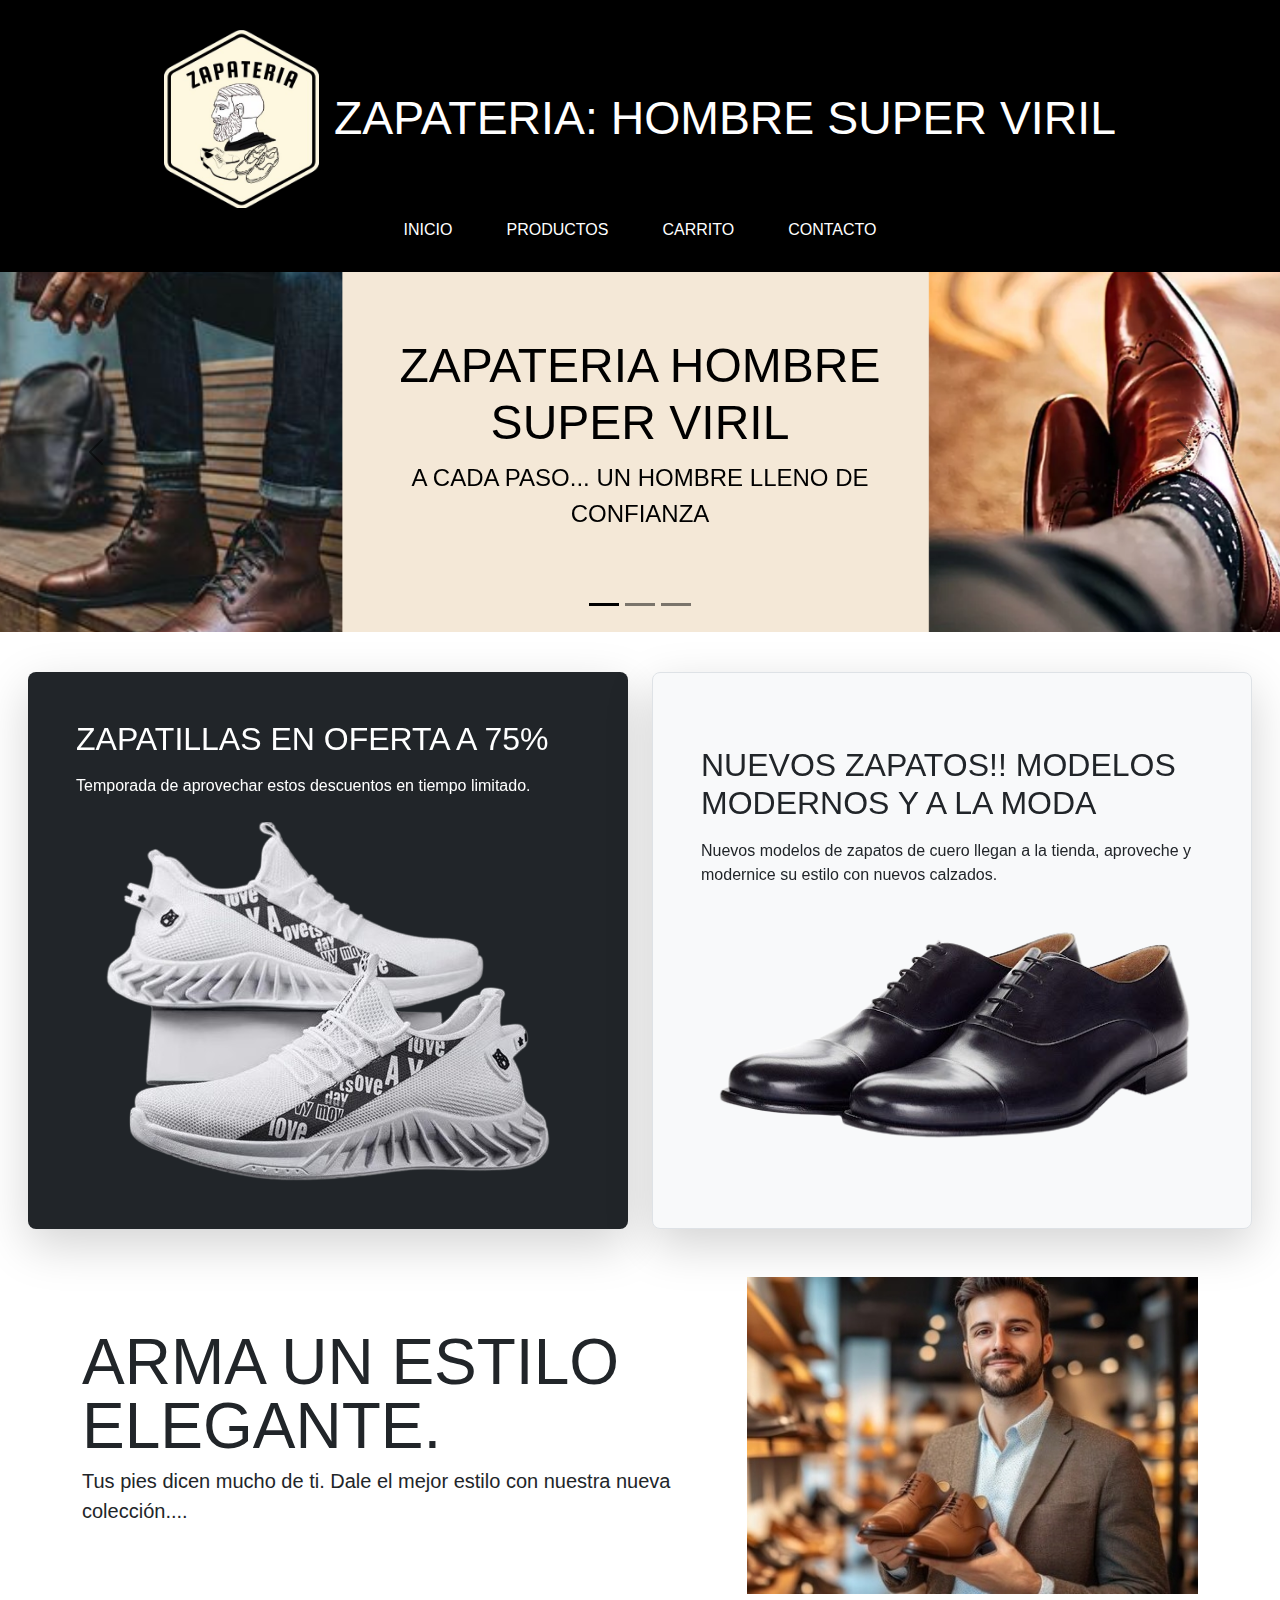
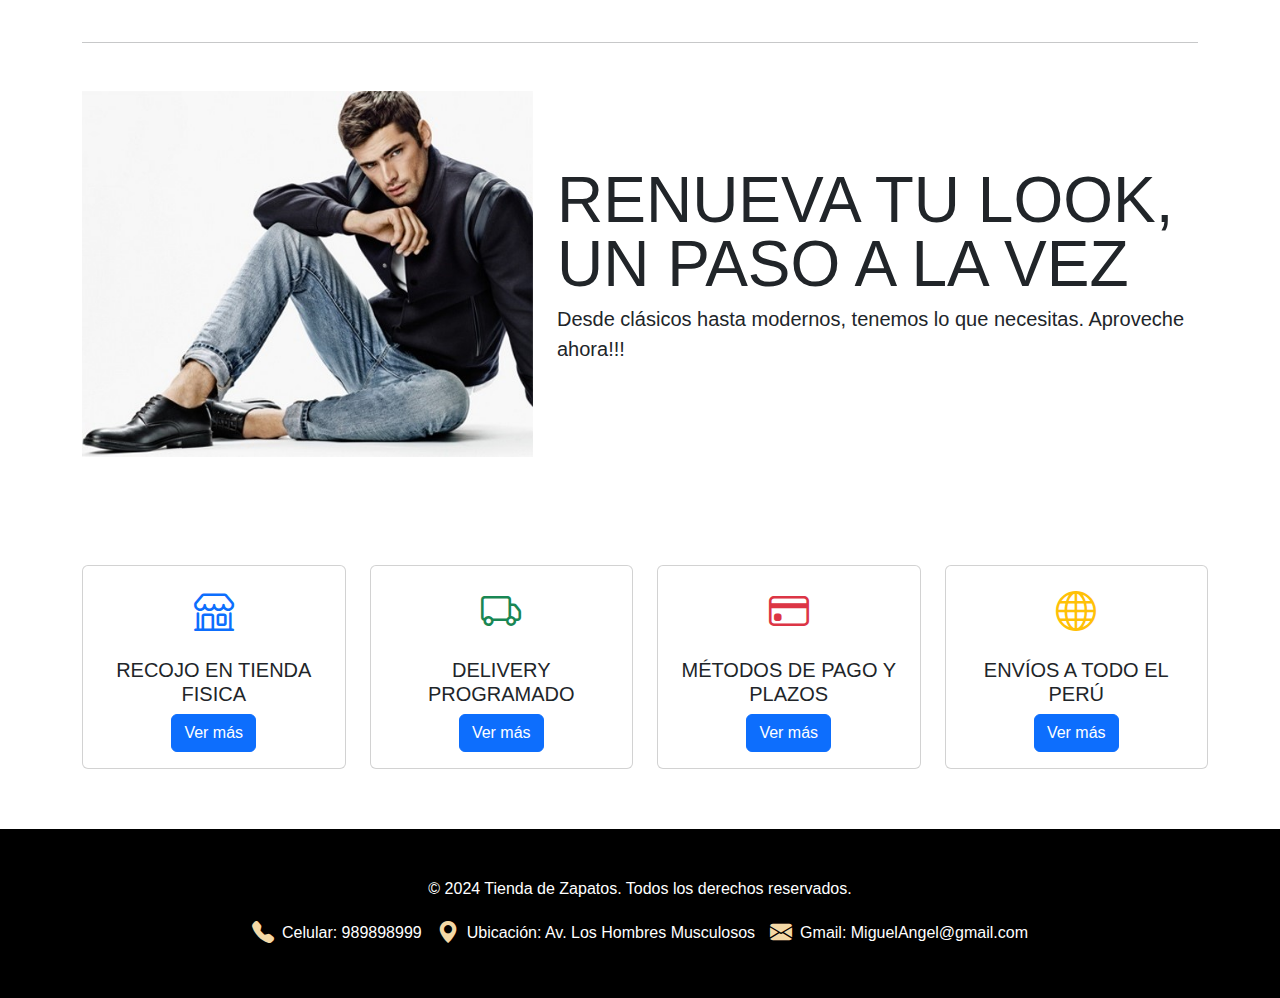
<file: index.html>
<!DOCTYPE html>
<html lang="es">

<head>
    <meta charset="UTF-8">
    <meta name="viewport" content="width=device-width, initial-scale=1.0">
    <title>Tienda de Zapatos - Catálogo</title>
    <link rel="stylesheet" href="https://cdn.jsdelivr.net/npm/bootstrap-icons/font/bootstrap-icons.css">
    <link href="https://cdn.jsdelivr.net/npm/bootstrap@5.3.0/dist/css/bootstrap.min.css" rel="stylesheet">
    <script src="https://cdn.jsdelivr.net/npm/bootstrap@5.3.0-alpha3/dist/js/bootstrap.bundle.min.js"></script>
    <link rel="stylesheet" href="./css/menu.css">
    <link rel="stylesheet" href="./css/idex.css">
</head>

<body>
    <header class="text-white text-center py-12">
        <div class="header-content">
            <img src="./img/giglogo.png" class="header-logo" alt="Logo de la tienda">
            <h1 class="logo">ZAPATERIA: HOMBRE SUPER VIRIL</h1>
        </div>
        <nav>
            <ul class="menu">
                <li><a href="index.html">INICIO</a></li>
                <li><a href="/html/productos.html">PRODUCTOS</a></li>
                <li><a href="/html/carrito.html">CARRITO</a></li>
                <li><a href="/html/contacto.html">CONTACTO</a></li>
            </ul>
        </nav>
    </header>

    <main>
        <div id="carouselExampleDark" class="carousel carousel-dark slide">
            <div class="carousel-indicators">
                <button type="button" data-bs-target="#carouselExampleDark" data-bs-slide-to="0" class="active"
                    aria-current="true" aria-label="Slide 1"></button>
                <button type="button" data-bs-target="#carouselExampleDark" data-bs-slide-to="1"
                    aria-label="Slide 2"></button>
                <button type="button" data-bs-target="#carouselExampleDark" data-bs-slide-to="2"
                    aria-label="Slide 3"></button>
            </div>
            <div class="carousel-inner">
                <div class="carousel-item active">
                    <img src="./img/1.png" class="d-block w-100" alt="...">
                    <div class="carousel-caption ">
                        <h5>ZAPATERIA HOMBRE SUPER VIRIL</h5>
                        <p>A CADA PASO... UN HOMBRE LLENO DE CONFIANZA</p>
                    </div>
                </div>
                <div class="carousel-item" data-bs-interval="2000">
                    <img src="./img/2y2.png" class="d-block w-100" alt="...">
                    <div class="carousel-caption ">
                        <h5>¡DEJA TU HUELLA!</h5>
                        <p>DESCUBRE LA NUEVA COLECCION: TENDENCIAS QUE PISAN FUERTE</p>
                    </div>
                </div>
                <div class="carousel-item">
                    <img src="./img/6.png" class="d-block w-100" alt="...">
                    <div class="carousel-caption ">
                        <h5>¡FELIZ NAVIDAD!</h5>
                        <p>APROVECHE LAS NUEVAS OFERTAS TODO DICIEMBRE</p>
                    </div>
                </div>
            </div>
            <button class="carousel-control-prev" type="button" data-bs-target="#carouselExampleDark"
                data-bs-slide="prev">
                <span class="carousel-control-prev-icon" aria-hidden="true"></span>
            </button>
            <button class="carousel-control-next" type="button" data-bs-target="#carouselExampleDark"
                data-bs-slide="next">
                <span class="carousel-control-next-icon" aria-hidden="true"></span>
            </button>
        </div>

        <section class="tarjeta row align-items-md-stretch mx-3">
            <article class="col-md-6">
                <div class="h-100 p-5 text-bg-dark rounded-3 shadow-lg position-relative">
                    <h2 class="mb-3">ZAPATILLAS EN OFERTA A 75%</h2>
                    <p class="mb-4">
                        Temporada de aprovechar estos descuentos en tiempo limitado.
                    </p>
                    <img src="./img/ZAPATILLAINDX.png" alt="Zapatillas en oferta">
                </div>
            </article>
            <article class="col-md-6">
                <div
                    class="h-100 p-5 bg-body-tertiary border rounded-3 shadow-lg position-relative d-flex flex-column justify-content-center">
                    <h2 class="mb-3">NUEVOS ZAPATOS!! MODELOS MODERNOS Y A LA MODA</h2>
                    <p class="mb-4">
                        Nuevos modelos de zapatos de cuero llegan a la tienda, aproveche y modernice su estilo con
                        nuevos calzados.
                    </p>
                    <img src="./img/ZAPATOSINDEX.png" alt="Zapatos modernos">
                </div>
            </article>
        </section>

        <section class="container my-5">
            <article class="row featurette align-items-center">
                <div class="col-md-7">
                    <h2 class="featurette-heading fw-normal lh-1">
                        ARMA UN ESTILO ELEGANTE.
                    </h2>
                    <p class="lead">
                        Tus pies dicen mucho de ti. Dale el mejor estilo con nuestra nueva colección....
                    </p>
                </div>
                <div class="col-md-5">
                    <img src="./img/ZAPATOTARJETA.jpg" alt="Placeholder" class="featurette-image img-fluid mx-auto"
                        width="500" height="500">
                </div>
            </article>

            <hr class="featurette-divider my-5">

            <article class="row featurette align-items-center">
                <div class="col-md-7 order-md-2">
                    <h2 class="featurette-heading fw-normal lh-1">
                        RENUEVA TU LOOK, UN PASO A LA VEZ
                    </h2>
                    <p class="lead">
                        Desde clásicos hasta modernos, tenemos lo que necesitas. Aproveche ahora!!!
                    </p>
                </div>
                <div class="col-md-5 order-md-1">
                    <img src="./img/ZAPATOTARJETA2.jpg" alt="Placeholder" class="featurette-image img-fluid mx-auto"
                        width="500" height="500">
                </div>
            </article>
        </section>
        <!-- TARJETAS -->
        <div class="tar row align-items-md-stretch">
            <div class="container mt-5">
                <div class="row g-4">
                    <div class="col-md-3">
                        <div class="card text-center">
                            <div class="card-body">
                                <i class="bi bi-shop fs-1 text-primary"></i>
                                <h5 class="card-title mt-3">RECOJO EN TIENDA FISICA</h5>
                                <a href="#" class="btn btn-primary" data-bs-toggle="modal" data-bs-target="#modal1">Ver
                                    más</a>
                            </div>
                        </div>
                    </div>
                    <div class="col-md-3">
                        <div class="card text-center">
                            <div class="card-body">
                                <i class="bi bi-truck fs-1 text-success"></i>
                                <h5 class="card-title mt-3">DELIVERY PROGRAMADO</h5>
                                <a href="#" class="btn btn-primary" data-bs-toggle="modal" data-bs-target="#modal2">Ver
                                    más</a>
                            </div>
                        </div>
                    </div>
                    <div class="col-md-3">
                        <div class="card text-center">
                            <div class="card-body">
                                <i class="bi bi-credit-card fs-1 text-danger"></i>
                                <h5 class="card-title mt-3">MÉTODOS DE PAGO Y PLAZOS</h5>
                                <a href="#" class="btn btn-primary" data-bs-toggle="modal" data-bs-target="#modal3">Ver
                                    más</a>
                            </div>
                        </div>
                    </div>
                    <div class="col-md-3">
                        <div class="card text-center">
                            <div class="card-body">
                                <i class="bi bi-globe fs-1 text-warning"></i>
                                <h5 class="card-title mt-3">ENVÍOS A TODO EL PERÚ</h5>
                                <a href="#" class="btn btn-primary" data-bs-toggle="modal" data-bs-target="#modal4">Ver
                                    más</a>
                            </div>
                        </div>
                    </div>
                </div>
            </div>

            <!-- VENTANAS EMERGENTES -->
            <div class="modal fade" id="modal1" tabindex="-1" aria-hidden="true">
                <div class="modal-dialog modal-dialog-centered">
                    <div class="modal-content">
                        <div class="modal-header">
                            <i class="bi bi-shop fs-1 text-primary col-md-2 "></i>
                            <h5 class="modal-title">RECOGIDA EN TIENDA</h5>
                            <button type="button" class="btn-close" data-bs-dismiss="modal" aria-label="Close"></button>
                        </div>
                        <div class="modal-body">
                            <p>Recoge tus pedidos directamente en nuestras tiendas seleccionadas.</p>
                            <ul>
                                <li>Conveniente para clientes locales.</li>
                                <li>Sin costos adicionales.</li>
                                <li>Tiendas a nivel nacional.</li>
                                <li>Programe la fecha de entrega.</li>
                            </ul>
                        </div>
                    </div>
                </div>
            </div>

            <div class="modal fade" id="modal2" tabindex="-1" aria-hidden="true">
                <div class="modal-dialog modal-dialog-centered">
                    <div class="modal-content">
                        <div class="modal-header">
                            <i class="bi bi-truck fs-1 text-success col-md-2"></i>
                            <h5 class="modal-title">DELIVERY PROGRAMADO</h5>
                            <button type="button" class="btn-close" data-bs-dismiss="modal" aria-label="Close"></button>
                        </div>
                        <div class="modal-body">
                            <p>Programa la entrega de tus pedidos en el horario y el lugar que prefieras.</p>
                            <ul>
                                <li>Entrega garantizada a tiempo.</li>
                                <li>Disponible en zonas seleccionadas.</li>
                                <li>Entrega a la puerta de su casa.</li>
                            </ul>
                        </div>
                    </div>
                </div>
            </div>

            <div class="modal fade" id="modal3" tabindex="-1" aria-hidden="true">
                <div class="modal-dialog modal-dialog-centered">
                    <div class="modal-content">
                        <div class="modal-header">
                            <i class="bi bi-credit-card fs-1 text-danger col-md-2"></i>
                            <h5 class="modal-title">METODOS DE PAGO</h5>
                            <button type="button" class="btn-close" data-bs-dismiss="modal" aria-label="Close"></button>
                        </div>
                        <div class="modal-body">
                            <p>Incluye distintas formas de pago, seleccione la que mas le convenga.</p>
                            <ul>
                                <li>Incluye solo a nivel nacional.</li>
                                <li>En Bancos o Agentes.</li>
                                <li>Disponible para billeteras digitales (Yape, Plin u otros).</li>
                            </ul>
                        </div>
                    </div>
                </div>
            </div>

            <div class="modal fade" id="modal4" tabindex="-1" aria-hidden="true">
                <div class="modal-dialog modal-dialog-centered">
                    <div class="modal-content">
                        <div class="modal-header">
                            <i class="bi bi-globe fs-1 text-warning col-md-2"></i>
                            <h5 class="modal-title">ENVIOS A TODO EL PERÚ</h5>
                            <button type="button" class="btn-close" data-bs-dismiss="modal" aria-label="Close"></button>
                        </div>
                        <div class="modal-body">
                            <p>Gracias a nuestro servicio de mensajeria a nivel nacional.</p>
                            <ul>
                                <li>Entrega en 3 semanas.</li>
                                <li>Segun la direccion indicada.</li>
                                <li>Reembolso por si la fecha de entrega demora mas de 1 mes.</li>
                            </ul>
                        </div>
                    </div>
                </div>
            </div>
        </div>
    </main>

    <footer class="text-white text-center py-5 ">
        <p>&copy; 2024 Tienda de Zapatos. Todos los derechos reservados.</p>
        <div class="footer-info d-flex justify-content-center align-items-center mt-1">
            <div class="footer-item">
                <i class="bi bi-telephone-fill me-2"></i>
                <span>Celular: 989898999</span>
            </div>
            <div class="footer-item">
                <i class="bi bi-geo-alt-fill me-2"></i>
                <span>Ubicación: Av. Los Hombres Musculosos</span>
            </div>
            <div class="footer-item">
                <i class="bi bi-envelope-fill me-2"></i>
                <span>Gmail: MiguelAngel@gmail.com</span>
            </div>
        </div>
    </footer>

    <script>
        document.addEventListener("DOMContentLoaded", () => {
            const carousel = document.querySelector("#carouselExampleDark");
            const slides = carousel.querySelectorAll(".carousel-item");
            const indicators = carousel.querySelectorAll(".carousel-indicators button");
            const prevButton = carousel.querySelector(".carousel-control-prev");
            const nextButton = carousel.querySelector(".carousel-control-next");

            let currentSlide = 0;
            let autoPlayInterval = 5000;
            let autoPlay;

            const showSlide = (index) => {
                slides.forEach((slide, i) => {
                    slide.classList.remove("active");
                    indicators[i].classList.remove("active");
                });

                slides[index].classList.add("active");
                indicators[index].classList.add("active");

                currentSlide = index;
            };

            const nextSlide = () => {
                let newIndex = (currentSlide + 1) % slides.length;
                showSlide(newIndex);
            };

            const prevSlide = () => {
                let newIndex = (currentSlide - 1 + slides.length) % slides.length;
                showSlide(newIndex);
            };

            const startAutoPlay = () => {
                autoPlay = setInterval(nextSlide, autoPlayInterval);
            };

            const stopAutoPlay = () => {
                clearInterval(autoPlay);
            };

            nextButton.addEventListener("click", () => {
                stopAutoPlay();
                nextSlide();
                startAutoPlay();
            });

            prevButton.addEventListener("click", () => {
                stopAutoPlay();
                prevSlide();
                startAutoPlay();
            });

            indicators.forEach((indicator, index) => {
                indicator.addEventListener("click", () => {
                    stopAutoPlay();
                    showSlide(index);
                    startAutoPlay();
                });
            });

            startAutoPlay();
        });

    </script>
</body>

</html>
</file>
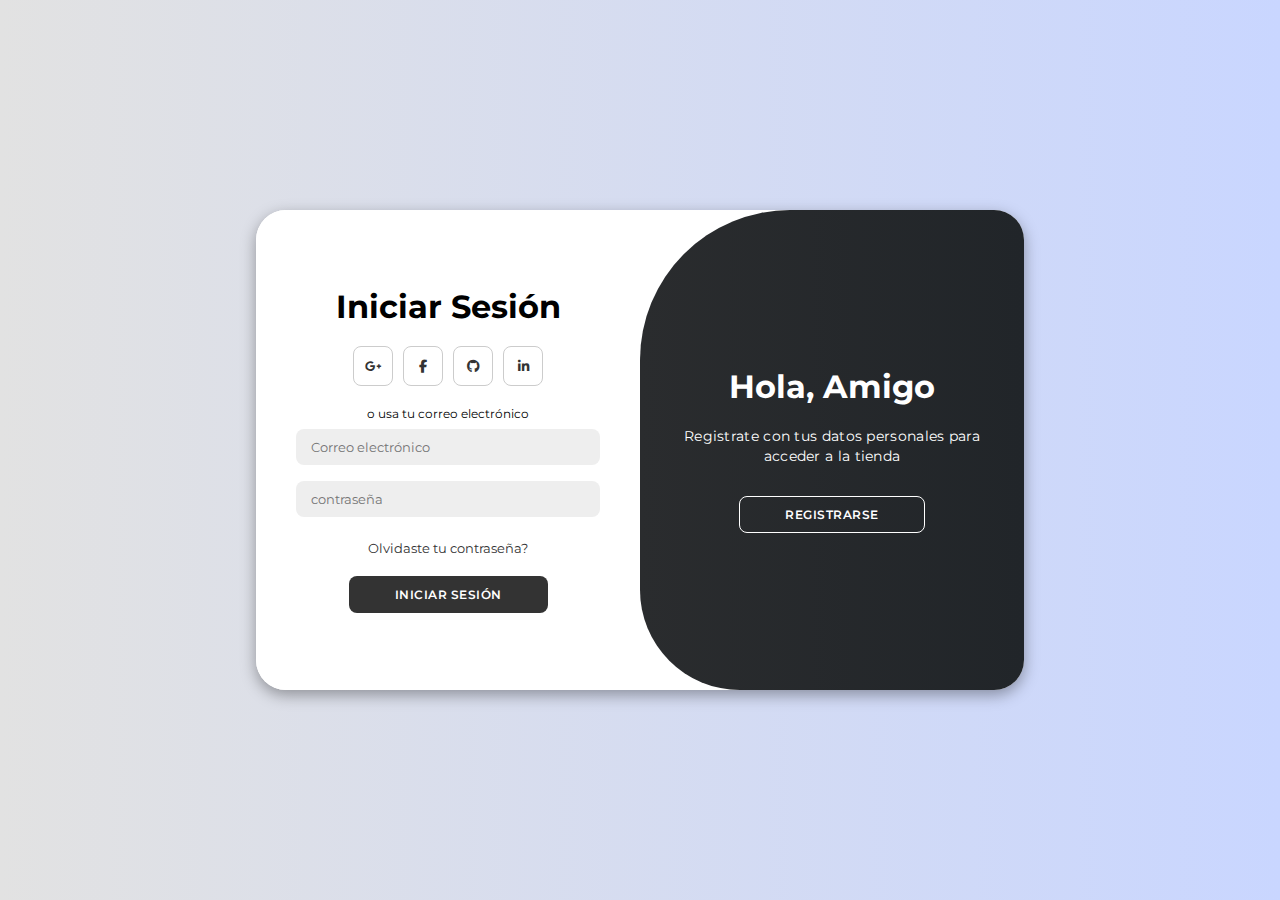
<file: log.html>
<!DOCTYPE html>
<html lang="en">
    <head>
        <meta charset="UTF-8" />
        <meta name="viewport" content="width=device-width, initial-scale=1.0" />
        <title>Iniciar Sesión / Registrarse</title>

        <link
            rel="stylesheet"
            href="https://cdnjs.cloudflare.com/ajax/libs/font-awesome/6.4.2/css/all.min.css"
        />
        <link rel="stylesheet" href="css/log.css" />
    </head>
    <body>
        <div class="container" id="container">
            <div class="form-container sign-up">
                <form>
                    <h1>Crear Cuenta</h1>
                    <div class="social-icons">
                        <a href="#" class="icon"
                            ><i class="fa-brands fa-google-plus-g"></i
                        ></a>
                        <a href="#" class="icon"
                            ><i class="fa-brands fa-facebook-f"></i
                        ></a>
                        <a href="#" class="icon"
                            ><i class="fa-brands fa-github"></i
                        ></a>
                        <a href="#" class="icon"
                            ><i class="fa-brands fa-linkedin-in"></i
                        ></a>
                    </div>
                    <span>o usa tu email para Registrarte</span>
                    <input type="text" placeholder="Nombre" />
                    <input type="email" placeholder="Correo electrónico" />
                    <input type="password" placeholder="contraseña" />
                    <button>Registrarse</button>
                </form>
            </div>
            <div class="form-container sign-in">
                <form>
                    <h1>Iniciar Sesión</h1>
                    <div class="social-icons">
                        <a href="#" class="icon"
                            ><i class="fa-brands fa-google-plus-g"></i
                        ></a>
                        <a href="#" class="icon"
                            ><i class="fa-brands fa-facebook-f"></i
                        ></a>
                        <a href="#" class="icon"
                            ><i class="fa-brands fa-github"></i
                        ></a>
                        <a href="#" class="icon"
                            ><i class="fa-brands fa-linkedin-in"></i
                        ></a>
                    </div>
                    <span>o usa tu correo electrónico</span>
                    <input type="email" placeholder="Correo electrónico" />
                    <input type="password" placeholder="contraseña" />
                    <a href="#">Olvidaste tu contraseña?</a>
                    <button>Iniciar Sesión</button>
                </form>
            </div>
            <div class="toggle-container">
                <div class="toggle">
                    <div class="toggle-panel toggle-left">
                        <h1>Bienvenido de vuelta!</h1>
                        <p>
                            Ingresa tus datos personales para usar todas las funciones de la tienda
                        </p>
                        <button class="hidden" id="login">Iniciar Sesión</button>
                    </div>
                    <div class="toggle-panel toggle-right">
                        <h1>Hola, Amigo</h1>
                        <p>
                            Registrate con tus datos personales para acceder a la tienda
                        </p>
                        <button class="hidden" id="register">Registrarse</button>
                    </div>
                </div>
            </div>
        </div>

        <script src="/js/log.js"></script>
    </body>
</html>
</file>
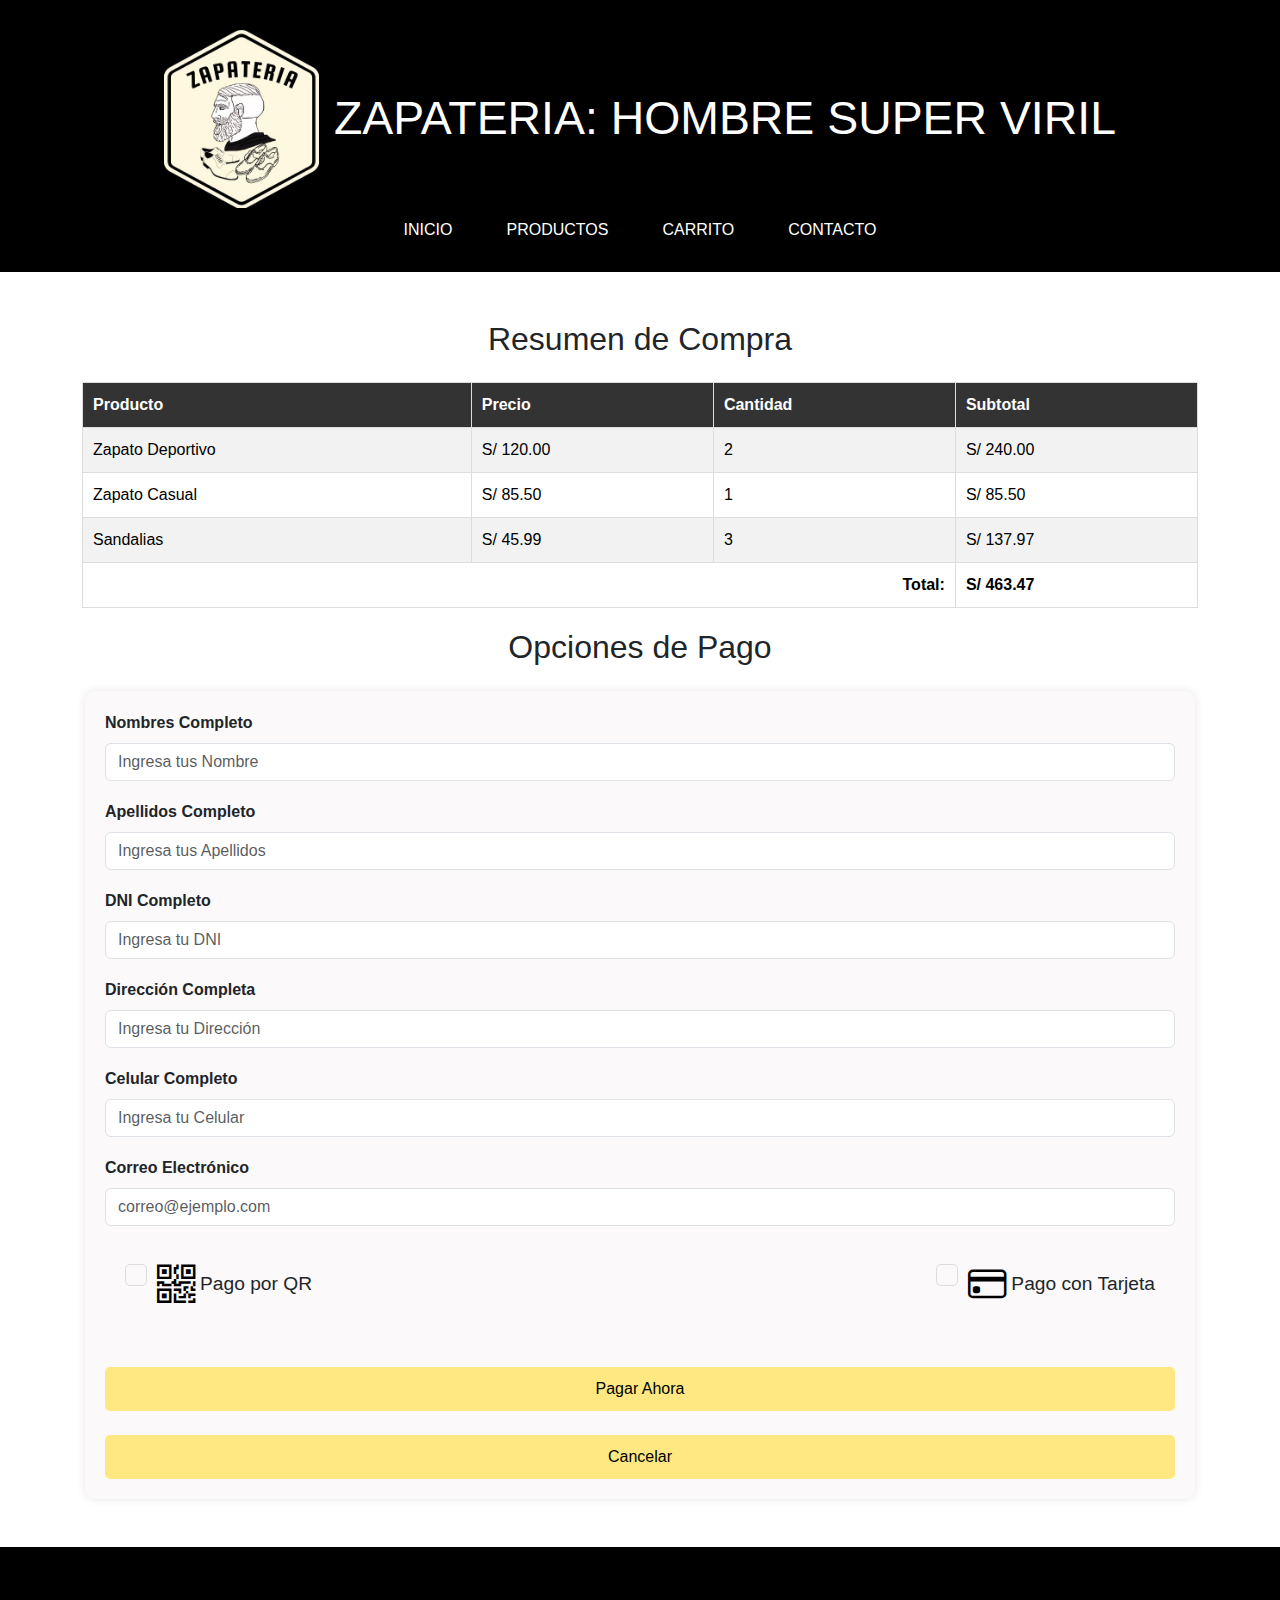
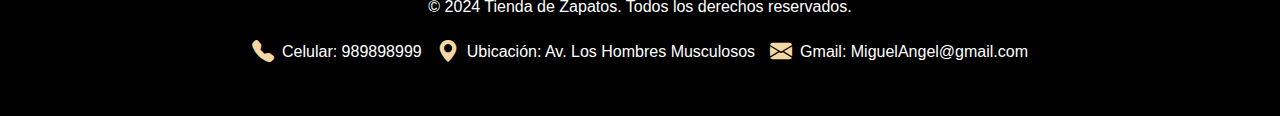
<file: html/carrito.html>
<!DOCTYPE html>
<html lang="es">

<head>
    <meta charset="UTF-8">
    <meta name="viewport" content="width=device-width, initial-scale=1.0">
    <title>Tienda de Zapatos - Carrito</title>
    <link rel="stylesheet" href="https://cdn.jsdelivr.net/npm/bootstrap-icons/font/bootstrap-icons.css">
    <link href="https://cdn.jsdelivr.net/npm/bootstrap@5.3.0/dist/css/bootstrap.min.css" rel="stylesheet">
    <script src="https://cdn.jsdelivr.net/npm/bootstrap@5.3.0-alpha3/dist/js/bootstrap.bundle.min.js"></script>
    <link rel="stylesheet" href="../css/menu.css">
    <link rel="stylesheet" href="../css/pago.css">
</head>

<body>
    <header class="text-white text-center py-12">
        <div class="header-content">
            <img src="../img/giglogo.png" class="header-logo" alt="Logo de la tienda">
            <h1 class="logo">ZAPATERIA: HOMBRE SUPER VIRIL</h1>
        </div>
        <nav>
            <ul class="menu">
                <li><a href="/index.html">INICIO</a></li>
                <li><a href="productos.html">PRODUCTOS</a></li>
                <li><a href="carrito.html">CARRITO</a></li>
                <li><a href="contacto.html">CONTACTO</a></li>
            </ul>
        </nav>
    </header>

    <main class="container my-5">
        <section>
            <h2 class="text-center mb-4">Resumen de Compra</h2>
            <table class="table table-striped">
                <thead>
                    <tr>
                        <th>Producto</th>
                        <th>Precio</th>
                        <th>Cantidad</th>
                        <th>Subtotal</th>
                    </tr>
                </thead>
                <tbody id="cart-items">
                    <!-- Los productos se agregarán dinámicamente aquí -->
                </tbody>
                <tfoot>
                    <tr>
                        <td colspan="3" class="text-end"><strong>Total:</strong></td>
                        <td id="total-amount" class="fw-bold">S/ 0.00</td>
                    </tr>
                </tfoot>
            </table>
        </section>

        <section>
            <h2 class="text-center mb-4">Opciones de Pago</h2>
            <form id="payment-form">
                <div class="mb-3">
                    <label for="nombre" class="form-label">Nombres Completo</label>
                    <input type="text" class="form-control" id="nombre" placeholder="Ingresa tus Nombre" required>
                    <label for="apellidos" class="form-label">Apellidos Completo</label>
                    <input type="text" class="form-control" id="apellidos" placeholder="Ingresa tus Apellidos" required>
                    <label for="dni" class="form-label">DNI Completo</label>
                    <input type="number" class="form-control" id="dni" placeholder="Ingresa tu DNI" required>
                    <label for="direccion" class="form-label">Dirección Completa</label>
                    <input type="text" class="form-control" id="direccion" placeholder="Ingresa tu Dirección" required>
                    <label for="celular" class="form-label">Celular Completo</label>
                    <input type="number" class="form-control" id="celular" placeholder="Ingresa tu Celular" required>
                    <label for="email" class="form-label">Correo Electrónico</label>
                    <input type="email" class="form-control" id="email" placeholder="correo@ejemplo.com" required>
                </div>

                <div class="radio-options">
                    <div class="radio-option">
                        <input type="radio" id="qr-payment" name="payment-method" value="QR" required>
                        <i class="bi bi-qr-code"></i>
                        <span>Pago por QR</span>
                    </div>
                    <div class="radio-option">
                        <input type="radio" id="card-payment" name="payment-method" value="Tarjeta">
                        <i class="bi bi-credit-card"></i>
                        <span>Pago con Tarjeta</span>
                    </div>
                </div>

                <!-- Contenido de Pago por QR -->
                <div id="qr-payment-details" class="mt-4" style="display:none;">
                    <div class="col-md-6 payment-qr">
                        <h3>Pago por Código QR</h3>
                        <img src="../img/QR.png" alt="Código QR">
                        <p><strong>Nombre:</strong> Juan Pérez</p>
                        <p><strong>Teléfono:</strong> 987654321</p>
                    </div>
                </div>

                <div id="card-details" class="mt-4" style="display:none;">
                    <h3>Formulario de Pago con Tarjeta</h3>
                    <div class="mb-3">
                        <label for="tarjeta" class="form-label">Número de Tarjeta</label>
                        <input type="text" class="form-control" id="tarjeta" placeholder="1234 5678 9012 3456" required>
                    </div>
                    <div class="row">
                        <div class="col-md-6 mb-3">
                            <label for="expiryDate" class="form-label">Fecha de Expiración</label>
                            <input type="text" id="expiryDate" class="form-control" placeholder="MM/AA" maxlength="5" required>
                        </div>
                        <div class="col-md-6 mb-3">
                            <label for="cvv" class="form-label">CVV</label>
                            <input type="text" id="cvv" class="form-control" placeholder="123" maxlength="3" required>
                        </div>
                    </div>
                </div>

                <button type="submit" class="btn w-100 mt-4">Pagar Ahora</button>
                <button type="button" class="btn w-100 mt-4">Cancelar</button>
            </form>
        </section>

    </main>
   
    <footer class="text-white text-center py-5 ">
        <p>&copy; 2024 Tienda de Zapatos. Todos los derechos reservados.</p>
        <div class="footer-info d-flex justify-content-center align-items-center mt-1">
            <div class="footer-item">
                <i class="bi bi-telephone-fill me-2"></i>
                <span>Celular: 989898999</span>
            </div>
            <div class="footer-item">
                <i class="bi bi-geo-alt-fill me-2"></i>
                <span>Ubicación: Av. Los Hombres Musculosos</span>
            </div>
            <div class="footer-item">
                <i class="bi bi-envelope-fill me-2"></i>
                <span>Gmail: MiguelAngel@gmail.com</span>
            </div>
        </div>
    </footer>

    <script>
        const products = [
            { name: "Zapato Deportivo", price: 120.00, quantity: 2 },
            { name: "Zapato Casual", price: 85.50, quantity: 1 },
            { name: "Sandalias", price: 45.99, quantity: 3 }
        ];

        function loadCartItems() {
            const cartItems = document.getElementById('cart-items');
            const totalAmount = document.getElementById('total-amount');
            let total = 0;

            products.forEach(product => {
                const subtotal = product.price * product.quantity;
                total += subtotal;

                const row = document.createElement('tr');
                row.innerHTML = `
                    <td>${product.name}</td>
                    <td>S/ ${product.price.toFixed(2)}</td>
                    <td>${product.quantity}</td>
                    <td>S/ ${subtotal.toFixed(2)}</td>
                `;

                cartItems.appendChild(row);
            });

            totalAmount.textContent = `S/ ${total.toFixed(2)}`;
        }

        document.addEventListener('DOMContentLoaded', loadCartItems);

        document.querySelectorAll('input[name="payment-method"]').forEach(input => {
            input.addEventListener('change', function () {
                if (this.value === 'Tarjeta') {
                    document.getElementById('card-details').style.display = 'block';
                    document.getElementById('qr-payment-details').style.display = 'none';
                } else if (this.value === 'QR') {
                    document.getElementById('card-details').style.display = 'none';
                    document.getElementById('qr-payment-details').style.display = 'block';
                }
            });
        });

        document.getElementById('payment-form').addEventListener('submit', function (e) {
            e.preventDefault();

            const nombre = document.getElementById('nombre').value;
            const email = document.getElementById('email').value;
            const tarjeta = document.getElementById('tarjeta').value;
            const expiryDate = document.getElementById('expiryDate').value;
            const cvv = document.getElementById('cvv').value;

            alert(`Pago procesado correctamente:\n\nNombre: ${nombre}\nEmail: ${email}\nTarjeta: ${tarjeta}\nFecha de Expiración: ${expiryDate}\nCVV: ${cvv} \nSE VERIFICARA EL PAGO`);
        });
    </script>
</body>

</html>
</file>
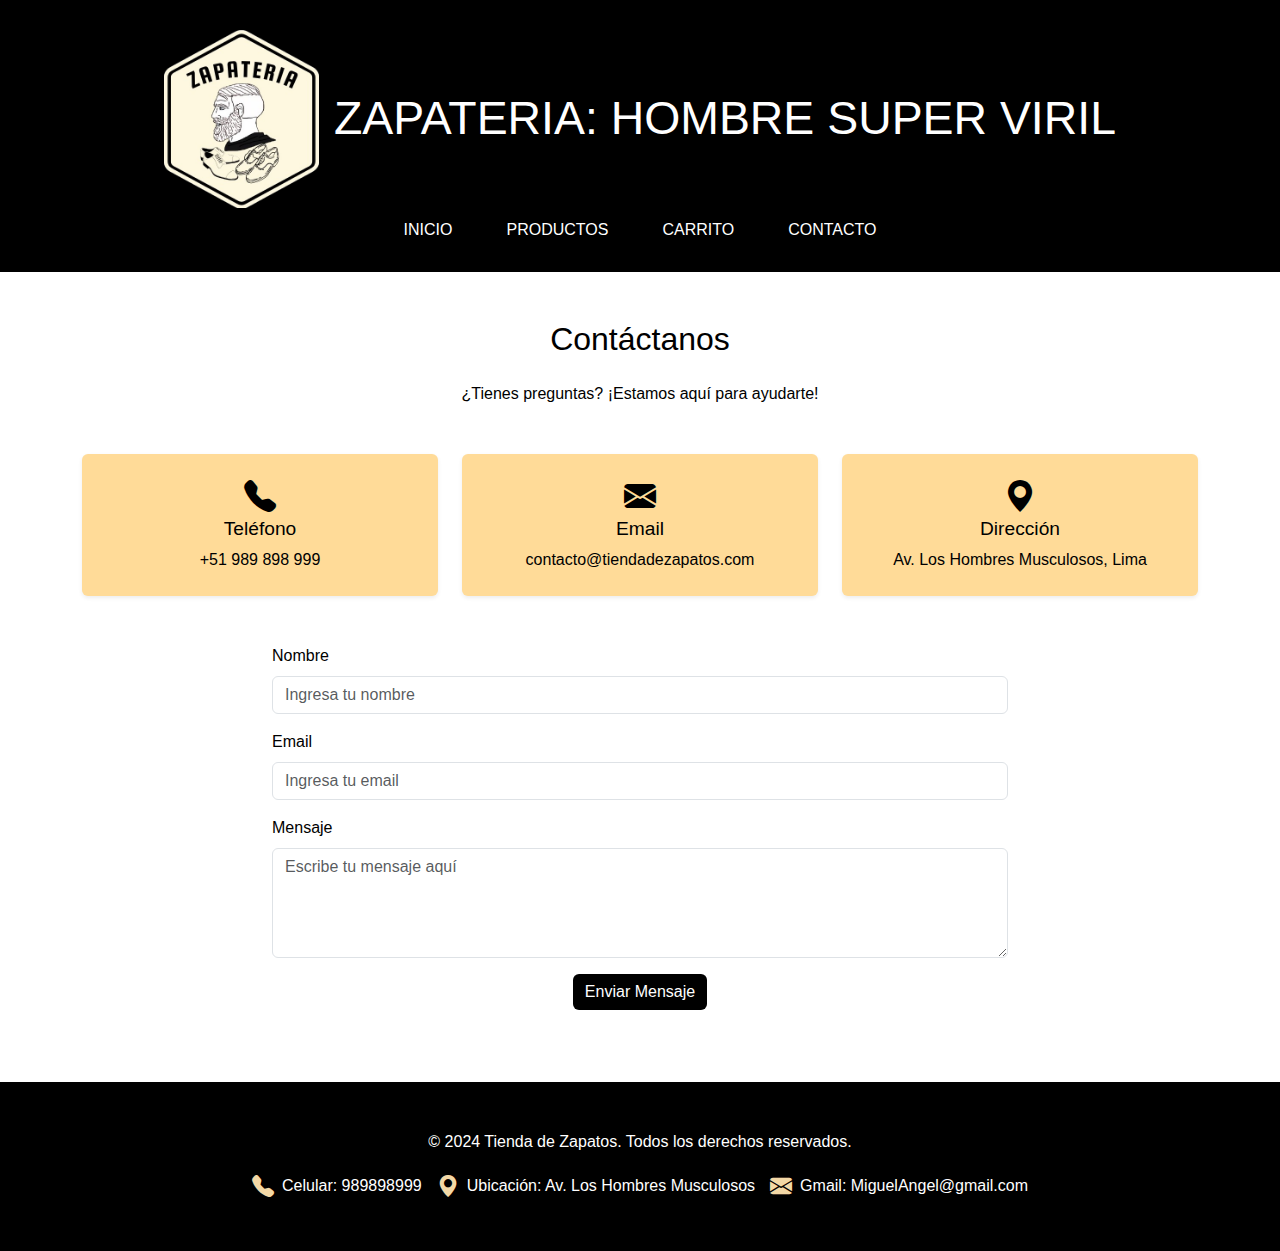
<file: html/contacto.html>
<!DOCTYPE html>
<html lang="es">

<head>
    <meta charset="UTF-8">
    <meta name="viewport" content="width=device-width, initial-scale=1.0">
    <title>Tienda de Zapatos - Catálogo</title>
    <link rel="stylesheet" href="https://cdn.jsdelivr.net/npm/bootstrap-icons/font/bootstrap-icons.css">
    <link href="https://cdn.jsdelivr.net/npm/bootstrap@5.3.0/dist/css/bootstrap.min.css" rel="stylesheet">
    <script src="https://cdn.jsdelivr.net/npm/bootstrap@5.3.0-alpha3/dist/js/bootstrap.bundle.min.js"></script>
    <link rel="stylesheet" href="../css/menu.css">
    <link rel="stylesheet" href="../css/contacto.css">
</head>

<body>
    <header class="text-white text-center py-12">
        <div class="header-content">
            <img src="../img/giglogo.png" class="header-logo" alt="Logo de la tienda">
            <h1 class="logo">ZAPATERIA: HOMBRE SUPER VIRIL</h1>
        </div>
        <nav>
            <ul class="menu">
                <li><a href="/index.html">INICIO</a></li>
                <li><a href="productos.html">PRODUCTOS</a></li>
                <li><a href="carrito.html">CARRITO</a></li>
                <li><a href="contacto.html">CONTACTO</a></li>
            </ul>
        </nav>
    </header>
    <main>
        <section class="contact-section py-5">
            <div class="container">
                <h2 class="text-center mb-4">Contáctanos</h2>
                <p class="text-center mb-5">¿Tienes preguntas? ¡Estamos aquí para ayudarte!</p>
                <div class="row g-4">
                    <div class="col-md-4 text-center">
                        <div class="contact-info p-4 shadow-sm rounded">
                            <i class="bi bi-telephone-fill display-6 mb-3 "></i>
                            <h5>Teléfono</h5>
                            <p class="mb-0">+51 989 898 999</p>
                        </div>
                    </div>
                    <div class="col-md-4 text-center">
                        <div class="contact-info p-4 shadow-sm rounded">
                            <i class="bi bi-envelope-fill display-6 mb-3 "></i>
                            <h5>Email</h5>
                            <p class="mb-0">contacto@tiendadezapatos.com</p>
                        </div>
                    </div>
                    <div class="col-md-4 text-center">
                        <div class="contact-info p-4 shadow-sm rounded">
                            <i class="bi bi-geo-alt-fill display-6 mb-3"></i>
                            <h5>Dirección</h5>
                            <p class="mb-0">Av. Los Hombres Musculosos, Lima</p>
                        </div>
                    </div>
                </div>
                <div class="row mt-5">
                    <div class="col-lg-8 mx-auto">
                        <form id="contactForm">
                            <div class="mb-3">
                                <label for="name" class="form-label">Nombre</label>
                                <input type="text" class="form-control" id="name" placeholder="Ingresa tu nombre">
                                <div id="nameError" class="invalid-feedback"></div>
                            </div>
                            <div class="mb-3">
                                <label for="email" class="form-label">Email</label>
                                <input type="email" class="form-control" id="email" placeholder="Ingresa tu email">
                                <div id="emailError" class="invalid-feedback"></div>
                            </div>
                            <div class="mb-3">
                                <label for="message" class="form-label">Mensaje</label>
                                <textarea class="form-control" id="message" rows="4"
                                          placeholder="Escribe tu mensaje aquí"></textarea>
                                <div id="messageError" class="invalid-feedback"></div>
                            </div>
                            <div class="text-center">
                                <button type="submit" class="btn btn-primary">Enviar Mensaje</button>
                            </div>
                        </form>

                        <!-- Aquí se mostrarán los datos ingresados -->
                        <div id="result" class="mt-4"></div>
                    </div>
                </div>
            </div>
        </section>
    </main>
    <footer class="text-white text-center py-5 ">
        <p>&copy; 2024 Tienda de Zapatos. Todos los derechos reservados.</p>
        <div class="footer-info d-flex justify-content-center align-items-center mt-1">
            <div class="footer-item">
                <i class="bi bi-telephone-fill me-2"></i>
                <span>Celular: 989898999</span>
            </div>
            <div class="footer-item">
                <i class="bi bi-geo-alt-fill me-2"></i>
                <span>Ubicación: Av. Los Hombres Musculosos</span>
            </div>
            <div class="footer-item">
                <i class="bi bi-envelope-fill me-2"></i>
                <span>Gmail: MiguelAngel@gmail.com</span>
            </div>
        </div>
    </footer>

    <script>
        // Función para validar el formulario
        document.getElementById('contactForm').addEventListener('submit', function(e) {
            e.preventDefault();
            
            let valid = true;

            // Limpiar resultados anteriores
            document.getElementById('result').innerHTML = '';

            // Validación del nombre
            let name = document.getElementById('name');
            if (name.value.trim() === '') {
                document.getElementById('nameError').textContent = 'Por favor ingresa tu nombre.';
                name.classList.add('is-invalid');
                valid = false;
            } else {
                document.getElementById('nameError').textContent = '';
                name.classList.remove('is-invalid');
            }

            // Validación del email
            let email = document.getElementById('email');
            let emailPattern = /^[a-zA-Z0-9._-]+@[a-zA-Z0-9.-]+\.[a-zA-Z]{2,6}$/;
            if (!emailPattern.test(email.value)) {
                document.getElementById('emailError').textContent = 'Por favor ingresa un email válido.';
                email.classList.add('is-invalid');
                valid = false;
            } else {
                document.getElementById('emailError').textContent = '';
                email.classList.remove('is-invalid');
            }

            // Validación del mensaje
            let message = document.getElementById('message');
            if (message.value.trim() === '') {
                document.getElementById('messageError').textContent = 'Por favor ingresa un mensaje.';
                message.classList.add('is-invalid');
                valid = false;
            } else {
                document.getElementById('messageError').textContent = '';
                message.classList.remove('is-invalid');
            }

            if (valid) {
                // Mostrar los datos ingresados
                document.getElementById('result').innerHTML = `
                    <div class="alert alert-success">
                        <h4>Registrado estimado usuario:</h4>
                        <p><strong>Nombre:</strong> ${name.value}</p>
                        <p><strong>Email:</strong> ${email.value}</p>
                        <p><strong>Mensaje:</strong> ${message.value}</p>
                    </div>
                `;
            }
        });
    </script>
</body>

</html>
</file>
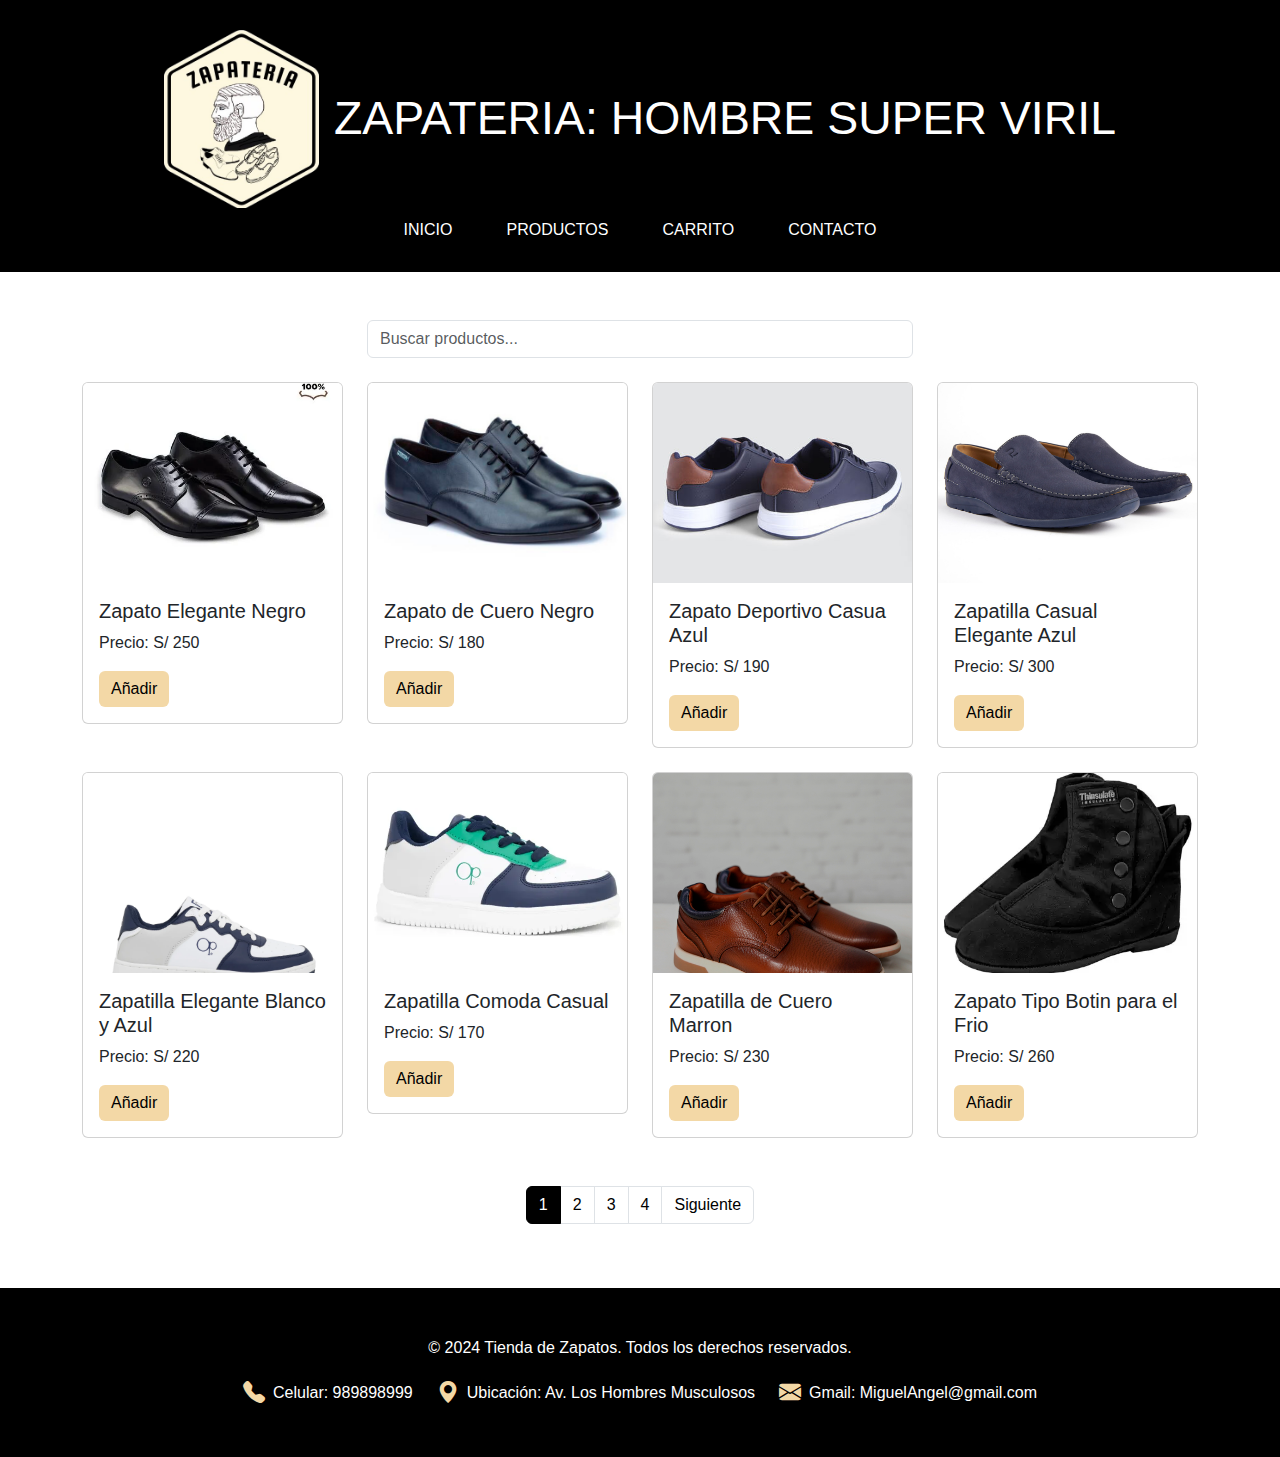
<file: html/productos.html>
<!DOCTYPE html>
<html lang="es">

<head>
    <meta charset="UTF-8">
    <meta name="viewport" content="width=device-width, initial-scale=1.0">
    <title>Tienda de Zapatos - Producto</title>
    <link rel="stylesheet" href="https://cdn.jsdelivr.net/npm/bootstrap@5.3.0-alpha3/dist/css/bootstrap.min.css">
    <script src="https://cdn.jsdelivr.net/npm/bootstrap@5.3.0/dist/js/bootstrap.bundle.min.js"></script>
    <link rel="stylesheet" href="https://cdn.jsdelivr.net/npm/bootstrap-icons/font/bootstrap-icons.css">
    <script src="https://code.jquery.com/jquery-3.6.4.min.js"></script>
    <link rel="stylesheet" href="../css/menu.css">
    <link rel="stylesheet" href="../css/productos.css">
</head>

<body>
    <header class="text-white text-center py-12">
        <div class="header-content">
            <img src="../img/giglogo.png" class="header-logo" alt="Logo de la tienda">
            <h1 class="logo">ZAPATERIA: HOMBRE SUPER VIRIL</h1>
        </div>
        <nav>
            <ul class="menu">
                <li><a href="/index.html">INICIO</a></li>
                <li><a href="productos.html">PRODUCTOS</a></li>
                <li><a href="carrito.html">CARRITO</a></li>
                <li><a href="contacto.html">CONTACTO</a></li>
            </ul>
        </nav>
    </header>

    <main class="container my-5">
        <!--  -->
        <div class="modal fade" id="productModal" tabindex="-1" aria-labelledby="productModalLabel" aria-hidden="true">
            <div class="modal-dialog modal-lg">
                <div class="modal-content">
                    <div class="modal-header">
                        <h5 class="modal-title" id="productModalLabel">Producto</h5>
                        <button type="button" class="btn-close" data-bs-dismiss="modal" aria-label="Cerrar"></button>
                    </div>
                    <div class="modal-body" id="modalProductDetails">
                        <!-- Detalles del producto dinámicos -->
                    </div>
                    <div class="modal-footer">
                        <button type="button" class="btn btn-secondary" data-bs-dismiss="modal">Cerrar</button>
                        <button type="button" class="btn btn-primary" id="modalAddToCart">Añadir al Carrito</button>
                    </div>
                </div>
            </div>
        </div>
        <!--  -->
        <div class="row mb-4">
            <div class="col-md-6 offset-md-3">
                <input type="text" id="search-input" class="form-control" placeholder="Buscar productos..."
                    oninput="filterProducts()">
            </div>
        </div>
        <div class="row" id="product-list"></div>

        <nav class="mt-4">
            <ul class="pagination justify-content-center" id="pagination"></ul>
        </nav>
    </main>

    <footer class="text-white text-center py-5 ">
        <p>&copy; 2024 Tienda de Zapatos. Todos los derechos reservados.</p>
        <div class="footer-info d-flex justify-content-center gap-4 align-items-center mt-1">
            <div class="footer-item">
                <i class="bi bi-telephone-fill me-2"></i>
                <span>Celular: 989898999</span>
            </div>
            <div class="footer-item">
                <i class="bi bi-geo-alt-fill me-2"></i>
                <span>Ubicación: Av. Los Hombres Musculosos</span>
            </div>
            <div class="footer-item">
                <i class="bi bi-envelope-fill me-2"></i>
                <span>Gmail: MiguelAngel@gmail.com</span>
            </div>
        </div>
    </footer>

    <script>
        const products = [
            { id: 1, name: "Zapato Elegante Negro", price: "S/ 250", image: "../img/imge.webp" },
            { id: 2, name: "Zapato de Cuero Negro", price: "S/ 180", image: "../img/zapato2.jpg" },
            { id: 4, name: "Zapato Deportivo Casua Azul", price: "S/ 190", image: "../img/zapato3.jpg" },
            { id: 5, name: "Zapatilla Casual Elegante Azul", price: "S/ 300", image: "../img/zapato4.jpg" },
            { id: 6, name: "Zapatilla Elegante Blanco y Azul", price: "S/ 220", image: "../img/zapato5.webp" },
            { id: 7, name: "Zapatilla Comoda Casual", price: "S/ 170", image: "../img/zapato6.webp" },
            { id: 8, name: "Zapatilla de Cuero Marron", price: "S/ 230", image: "../img/zapato7.jpg" },
            { id: 9, name: "Zapato Tipo Botin para el Frio", price: "S/ 260", image: "../img/zapato8.webp" },
            { id: 10, name: "Zapato de Cuero Negro", price: "S/ 350", image: "../img/zapato9.webp" },
            { id: 11, name: "Zapatilla de Cuero Negro", price: "S/ 1010", image: "../img/zapato10.jpg" },
            { id: 12, name: "Zapatilla de Cuero Negro Casual", price: "S/ 580", image: "../img/zapato11.webp" },
            { id: 13, name: "Zapatilla Negro Casual", price: "S/ 610", image: "../img/zapato12.jpg" },
            { id: 14, name: "Zapatilla Cuero Negro y Dorado", price: "S/ 280", image: "../img/zapato13.webp" },
            { id: 15, name: "Zapato Elegante Marron", price: "S/ 870", image: "../img/zapato14.webp" },
            { id: 16, name: "Zapato Negro Charol", price: "S/ 200", image: "../img/zapato15.avif" },
            { id: 17, name: "Zapato Zapato Blanco Elegante", price: "S/ 1120", image: "../img/zapato16.avif" },
            { id: 18, name: "Zapato Zapato Charol Blanco", price: "S/ 588", image: "../img/zapato17.webp" },
            { id: 19, name: "Zapato Deportivo Casual Blanco", price: "S/ 298", image: "../img/zapato18.jpg" },
            { id: 20, name: "Zapatilla Azul", price: "S/ 210", image: "../img/zapato19.jpg" },
            { id: 21, name: "Zapatilla Deportivo Rojo", price: "S/ 488", image: "../img/zapato20.webp" },
            { id: 22, name: "Zapatilla Casual Gris", price: "S/ 800", image: "../img/zapato21.jpg" },
            { id: 23, name: "Zapatilla Deportivo Blanco", price: "S/ 1000", image: "../img/zapato22.jpg" },
            { id: 24, name: "Zapato Deportivo Negro", price: "S/ 700", image: "../img/zapato23.webp" },
            { id: 25, name: "Zapato Deportivo Rojo", price: "S/ 2333", image: "../img/zapato24.webp" },
            { id: 26, name: "Zapato para Frio", price: "S/ 469", image: "../img/zapato25.jpg" },
            { id: 27, name: "Sandalia Verde", price: "S/ 900", image: "../img/zapato26.jpg" },
            { id: 28, name: "Crods Rojo", price: "S/ 500", image: "../img/zapato27.avif" },
            { id: 29, name: "Crods Azul", price: "S/ 90", image: "../img/zapato28.jpg" },
            { id: 30, name: "Sandalia Negro", price: "S/ 99", image: "../img/zapato29.webp" },
            { id: 31, name: "Sandalia Negro 2", price: "S/ 105", image: "../img/zapato30.jpg" },
            { id: 32, name: "Zapato Botas de Cuero Negro", price: "S/ 180", image: "../img/zapato31.jpg" },
            { id: 33, name: "Zapato Botas de Cuero Marron", price: "S/ 100", image: "../img/zapato32.webp" }
        ];

        let currentPage = 1;
        const itemsPerPage = 8;
        let filteredProducts = products;

        function renderProducts(page) {
            const start = (page - 1) * itemsPerPage;
            const end = page * itemsPerPage;
            const currentProducts = filteredProducts.slice(start, end);

            const productContainer = document.getElementById("product-list");
            productContainer.innerHTML = "";

            currentProducts.forEach(product => {
                const productCard = `
                <div class="col-md-3 mb-4">
                    <div class="card">
                        <img src="${product.image}" class="card-img-top" alt="${product.name}">
                        <div class="card-body">
                            <h5 class="card-title">${product.name}</h5>
                            <p class="card-text">Precio: ${product.price}</p>
                            <button class="btn btn-primary" onclick="openProductModal(${product.id})">Añadir</button>
                            </div>  </div>  </div>  `;
                productContainer.innerHTML += productCard;
            });
        }
        function renderPagination() {
            const totalPages = Math.ceil(filteredProducts.length / itemsPerPage);
            const paginationContainer = document.getElementById("pagination");
            paginationContainer.innerHTML = "";

            if (totalPages === 0) return;

            for (let i = 1; i <= totalPages; i++) {
                const pageItem = `
                <li class="page-item ${i === currentPage ? "active" : ""}">
                    <a class="page-link" href="#" data-page="${i}">${i}</a>
                </li>
            `;
                paginationContainer.innerHTML += pageItem;
            }

            // Botón "Siguiente"
            if (currentPage < totalPages) {
                paginationContainer.innerHTML += `
                <li class="page-item">
                    <a class="page-link" href="#" data-page="${currentPage + 1}">Siguiente</a>
                </li>
            `;
            }

            // Añadir eventos a los botones de paginación
            paginationContainer.querySelectorAll("a").forEach(link => {
                link.addEventListener("click", (e) => {
                    e.preventDefault();
                    const page = parseInt(e.target.dataset.page);
                    changePage(page);
                });
            });
        }

        // Cambiar de página
        function changePage(page) {
            currentPage = page;
            renderProducts(page);
            renderPagination();
        }

        // Filtrar productos
        function filterProducts() {
            const query = document.getElementById("search-input").value.toLowerCase();
            filteredProducts = products.filter(product =>
                product.name.toLowerCase().includes(query)
                
            );
            if (filteredProducts.length === 0) {
    productContainer.innerHTML = '<p>No se encontraron productos.</p>';
}
            currentPage = 1;
            renderProducts(currentPage);
            renderPagination();
        }


        // *******************************
        // CARRRITO
        function openProductModal(productId) {
            const product = products.find(p => p.id === productId);

            const modalDetails = document.getElementById("modalProductDetails");
            modalDetails.innerHTML = `
            <div class="row">
                <div class="col-md-6">
                    <img src="${product.image}" class="img-fluid rounded" alt="${product.name}">
                </div>
                <div class="col-md-6">
                    <h4>${product.name}</h4>
                    <p>Precio: <strong>${product.price}</strong></p>
                    <div class="mb-3">
                        <label for="size" class="form-label">Selecciona tu talla:</label>
                        <select id="modalSize" class="form-select">
                            <option value="38">38</option>
                            <option value="39">39</option>
                            <option value="40">40</option>
                            <option value="41">41</option>
                            <option value="42">42</option>
                        </select>
                    </div>
                    <div class="mb-3">
                        <label for="quantity" class="form-label">Cantidad:</label>
                        <input type="number" id="modalQuantity" class="form-control" value="1" min="1">
                    </div>
                </div>
            </div>
        `;

            document.getElementById("modalAddToCart").dataset.productId = product.id;

            const productModal = new bootstrap.Modal(document.getElementById("productModal"));
            productModal.show();

        }

        // Añadir al carrito
        document.getElementById("modalAddToCart").addEventListener("click", function () {
            const productId = this.dataset.productId;
            const product = products.find(p => p.id == productId);

            const size = document.getElementById("modalSize").value;
            const quantity = parseInt(document.getElementById("modalQuantity").value);

            cart.push({
                id: product.id,
                name: product.name,
                price: product.price,
                size: size,
                quantity: quantity,
                image: product.image
            });

            console.log("Carrito actualizado:", cart);

            const productModal = bootstrap.Modal.getInstance(document.getElementById("productModal"));
            productModal.hide();
        });


        // Inicializar
        renderProducts(currentPage);
        renderPagination();


        let cart = JSON.parse(localStorage.getItem('cart')) || [];  // Recuperar carrito guardado si existe

        function addToCart(productId, productName, productPrice) {
            // Buscar si el producto ya está en el carrito
            const existingProduct = cart.find(p => p.id === productId);

            if (existingProduct) {
                // Si ya existe, incrementar la cantidad y actualizar el total
                existingProduct.quantity++;
                existingProduct.total = existingProduct.quantity * existingProduct.price;
            } else {
                // Si no existe, agregar el producto al carrito
                cart.push({
                    id: productId,
                    name: productName,
                    price: parseFloat(productPrice),
                    quantity: 1,
                    total: parseFloat(productPrice)
                });
            }

            // Guardar el carrito actualizado en localStorage
            localStorage.setItem('cart', JSON.stringify(cart));
            alert("Producto añadido al carrito");
        }
    </script>

</body>

</html>
</file>
<file: css/menu.css>
body {
    font-family: 'Lucida Sans', 'Lucida Sans Regular', 'Lucida Grande', 'Lucida Sans Unicode', Geneva, Verdana, sans-serif, sans-serif;
    background-color: #ffffff;
}

header, footer {
    background-color: #000000;
}

/* HEADER */
header {
    display: flex;
    flex-direction: column;
    align-items: center;
    padding: 30px 30px;
    top: 0;
    z-index: 1000;
    height: 17em;
}

.header-content {
    display: flex;
    flex-direction: row;
    align-items: center;
    gap: 15px;
}

.header-logo {
    width: 155px;
    height: auto;
}

header .logo {
    font-size: 2.9rem;
    color: #ffffff;
    margin: 0;
}

nav {
    display: flex;
    justify-content: center;
    align-items: center;
    margin-top: 10px;
}

nav .menu {
    display: flex;
    list-style: none;
    margin: 0;
    padding: 0;
}

nav .menu li {
    margin: 0 10px;
}

nav .menu li a {
    text-decoration: none;
    font-size: 1rem;
    padding: 8px 15px;
    color: #fff;
    border: 2px solid transparent;
    border-radius: 5px;
    text-transform: uppercase;
    transition: all 0.3s ease;
}

nav .menu li a:hover {
    color: #0f0f2d;
    background-color: #f3d8a6;
}

/* FOOTER */
.footer-info{
    gap: 15px;
}
.footer-info .footer-item {
    display: flex;
    align-items: center;
    color: white; 
    font-size: 16px;
}

.footer-info .footer-item i {
    color: #f3d8a6; 
    font-size: 22px;
}
/* MEDIDAS */
@media (max-width: 768px) {
    nav .menu {
        flex-direction: row;
        align-items: center;
    }

    nav .menu li {
        margin: 5px 3px 4em;
    }

    .header-logo {
        width: 150px;
        height: auto;
    }

    header {
        align-items: center;
        padding: 30px 30px;
        background-color: #000000;
        z-index: 1000;
        height: 17em;
    }

    header .logo {
        font-size: 1.9rem;
        color: #ffffff;
        margin: 0;
    }
    
    .footer-info .footer-item {
        display: flex;
        align-items: center;
        flex-direction: column;
        color: white; 
        font-size: 1em;
    }
    
    .footer-info .footer-item i span {
        color: #f3d8a6; 
        font-size: 1em;
    }
    /*  */
    .tarjeta .col-md-6 {
        flex: 0 0 100%; 
        max-width: 100%;
        margin-bottom: 30px; 
    }
    .tarjeta img {
        max-width: 80%; 
        margin: 0 auto; 
        display: block;
    }
}

@media (max-width: 988px) and (min-width: 768px ) {
    nav .menu {
        flex-direction: row;
        align-items: center;
    }

    nav .menu li {
        margin: 5px 0;
    }

    .header-logo {
        width: 165px;
        height: auto;
    }

    header {
        align-items: center;
        padding: 30px 30px;
        background-color: #000000;
        z-index: 1000;
        height: 17em;
    }
    .footer-info .footer-item {
        display: flex;
        align-items: center;
        flex-direction: column;
        color: white; 
        font-size: 1.2em;
    }
    
    .footer-info .footer-item i {
        color: #f3d8a6; 
        font-size: 1.2em;
    }
    /*  */
    .tarjeta img {
        max-width: 80%; 
        margin: 0 auto; 
        display: block;
    }

}
</file>
<file: css/idex.css>
.carousel-inner {
    height: 360px;
    width: 100%;
}

.carousel-inner img {
    object-fit: cover;
    width: 100%;
    height: 100%;
    max-height: 400px;
}

.carousel-caption {
    position: absolute;
    bottom: 26%;
    left: 50%;
    right: 10%;
    transform: translateX(-50%);
    text-align: center;
    z-index: 10;
}

.carousel-caption p{
    font-size: 1.5em;
}

.carousel-caption h5 {
    font-size: 3em;
}

@media (max-width: 1100px) and (min-width: 600px ) {
    .carousel-inner {
        height: 300px;
        width: auto;
    }
    .carousel-inner img {
        object-fit: cover;
        width: auto;
        height: 50vh;

    }
    
    .carousel-caption {
        position: absolute;
        bottom: 15%;
        left: 50%;
        transform: translateX(-50%);
        text-align: center;
        z-index: 10;
    }

    .carousel-caption h5 {
        font-size: 2.1rem;
    }

    .carousel-caption p {
        font-size: 1rem;
    }

}

@media (max-width: 600px) and (min-width: 400px ) {
    .carousel-inner {
        height: 240px;
        width: auto;
    }
    .carousel-inner img {
        object-fit: cover;
        width: auto;
        height: 40vh;

    }
    
    .carousel-caption {
        position: absolute;
        bottom: 15%;
        left: 50%;
        transform: translateX(-50%);
        text-align: center;
        z-index: 10;
    }

    .carousel-caption h5 {
        font-size: 1.5rem;
    }

    .carousel-caption p {
        font-size: 0.9rem;
    }

}

.shadow-lg:hover {
    transform: translateY(-5px);
    transition: transform 0.3s ease;
}

.tarjeta{
    margin: 40px ;
    margin-left: 50px;
}

.featurette-heading{
    font-size: 4em;
}

.tar{
    gap: 20px;
    margin: 60px ;
    margin-left: 70px;
}
</file>
<file: css/log.css>
@import url('https://fonts.googleapis.com/css2?family=Montserrat:wght@300;400;500;600;700&display=swap');

*{
    margin: 0;
    padding: 0;
    box-sizing: border-box;
    font-family: 'Montserrat', sans-serif;
}

body{
    background-color: #c9d6ff;
    background: linear-gradient(to right, #e2e2e2, #c9d6ff);
    display: flex;
    align-items: center;
    justify-content: center;
    flex-direction: column;
    height: 100vh;
}

.container{
    background-color: #fff;
    border-radius: 30px;
    box-shadow: 0 5px 15px rgba(0, 0, 0, 0.35);
    position: relative;
    overflow: hidden;
    width: 768px;
    max-width: 100%;
    min-height: 480px;
}

.container p{
    font-size: 14px;
    line-height: 20px;
    letter-spacing: 0.3px;
    margin: 20px 0;
}

.container span{
    font-size: 12px;
}

.container a{
    color: #333;
    font-size: 13px;
    text-decoration: none;
    margin: 15px 0 10px;
}

.container button{
    background-color: #333333;
    color: #fff;
    font-size: 12px;
    padding: 10px 45px;
    border: 1px solid transparent;
    border-radius: 8px;
    font-weight: 600;
    letter-spacing: 0.5px;
    text-transform: uppercase;
    margin-top: 10px;
    cursor: pointer;
}

.container button.hidden{
    background-color: transparent;
    border-color: #fff;
}

.container form{
    background-color: #fff;
    display: flex;
    align-items: center;
    justify-content: center;
    flex-direction: column;
    padding: 0 40px;
    height: 100%;
}

.container input{
    background-color: #eee;
    border: none;
    margin: 8px 0;
    padding: 10px 15px;
    font-size: 13px;
    border-radius: 8px;
    width: 100%;
    outline: none;
}

.form-container{
    position: absolute;
    top: 0;
    height: 100%;
    transition: all 0.6s ease-in-out;
}

.sign-in{
    left: 0;
    width: 50%;
    z-index: 2;
}

.container.active .sign-in{
    transform: translateX(100%);
}

.sign-up{
    left: 0;
    width: 50%;
    opacity: 0;
    z-index: 1;
}

.container.active .sign-up{
    transform: translateX(100%);
    opacity: 1;
    z-index: 5;
    animation: move 0.6s;
}

@keyframes move{
    0%, 49.99%{
        opacity: 0;
        z-index: 1;
    }
    50%, 100%{
        opacity: 1;
        z-index: 5;
    }
}

.social-icons{
    margin: 20px 0;
}

.social-icons a{
    border: 1px solid #ccc;
    border-radius: 20%;
    display: inline-flex;
    justify-content: center;
    align-items: center;
    margin: 0 3px;
    width: 40px;
    height: 40px;
}

.toggle-container{
    position: absolute;
    top: 0;
    left: 50%;
    width: 50%;
    height: 100%;
    overflow: hidden;
    transition: all 0.6s ease-in-out;
    border-radius: 150px 0 0 100px;
    z-index: 1000;
}

.container.active .toggle-container{
    transform: translateX(-100%);
    border-radius: 0 150px 100px 0;
}

.toggle{
    background-color: #333333;
    height: 100%;
    background: linear-gradient(to right, #333333, #212529);
    color: #fff;
    position: relative;
    left: -100%;
    height: 100%;
    width: 200%;
    transform: translateX(0);
    transition: all 0.6s ease-in-out;
}

.container.active .toggle{
    transform: translateX(50%);
}

.toggle-panel{
    position: absolute;
    width: 50%;
    height: 100%;
    display: flex;
    align-items: center;
    justify-content: center;
    flex-direction: column;
    padding: 0 30px;
    text-align: center;
    top: 0;
    transform: translateX(0);
    transition: all 0.6s ease-in-out;
}

.toggle-left{
    transform: translateX(-200%);
}

.container.active .toggle-left{
    transform: translateX(0);
}

.toggle-right{
    right: 0;
    transform: translateX(0);
}

.container.active .toggle-right{
    transform: translateX(200%);
}
</file>
<file: css/pago.css>
/* Tabla */
.table {
    width: 100%;
    border-collapse: collapse;
    margin: 20px 0;
    background-color: #f9f9f9;
    border: 1px solid #ddd;
}

.table th, .table td {
    padding: 10px;
    text-align: left;
    border: 1px solid #ddd;
}

.table th {
    background-color: #333;
    color: #fff;
}

/* Botones */
.btn {
    display: inline-block;
    padding: 10px 20px;
    font-size: 1rem;
    color: #000000;
    
    background-color: #ffe881;
    border: none;
    border-radius: 5px;
    cursor: pointer;
    transition: background-color 0.3s ease;
}

.btn:hover {
    background-color: #c0b06a;
}
form {
    margin: 3px;
    background: #fbf9f9;
    padding: 20px;
    border-radius: 10px;
    box-shadow: 0 0 10px rgba(0, 0, 0, 0.1);
}

form input, form select {
    width: 100%;
    padding: 10px;
    margin-bottom: 19px;
    border: 1px solid #ddd;
    border-radius: 5px;
}

form label {
    font-weight: bold;
    margin-bottom: 5px;
    display: block;
}

.detalle-producto .producto {
    flex-direction: column;
    align-items: center;
}

.radio-options {
    display: flex;
    justify-content: space-between;
    margin: 20px 0;
}

.radio-option {
    display: flex;
    align-items: center;
    cursor: pointer;
    font-size: 1.2em;
    padding: 10px 20px;
}


.radio-option input:checked {
    background-color: rgb(255, 234, 141);
    border-color: black;
}

.radio-option i {
    font-size: 1.5em;
    margin-right: 10px;
    color: #000000;
}

.radio-option input {
    appearance: none;
    width: 20px;
    height: 20px;
    margin-right: 10px;
    position: relative;
    cursor: pointer;
}

.radio-option i {
    font-size: 2em;
    margin-right: 5px;
}


@media (max-width: 992px) {
    .detalle-producto {
        flex: 1 1 100%; /* Toma todo el ancho en pantallas pequeñas */
        max-width: 100%;
        margin-right: 0; /* Elimina espacio a la derecha */
        margin-bottom: 2rem; /* Añade separación inferior */
    }
}

/* Espaciado en pantalla grande */
@media (min-width: 992px) {
    .detalle-producto {
        margin-right: 2rem; /* Espaciado entre aside y formulario */
    }
}

/* Ajuste de imagen del producto */
.detalle-producto .producto-img {
    width: 100px;
    height: auto;
}

/* Centrado en pantallas pequeñas */
@media (max-width: 576px) {
    .detalle-producto .producto {
        flex-direction: column;
        align-items: center;
    }

    .detalle-producto .producto-detalles {
        text-align: center;
    }

    .detalle-producto .producto-precio {
        text-align: center;
        margin-top: 1rem;
    }
}
</file>
<file: css/contacto.css>
.contact-section {
    background-color: #ffffff;
    color: #000000;
  }

  .contact-info {
    background-color: rgb(255, 219, 152);
    transition: transform 0.3s ease, box-shadow 0.3s ease;
  }
  
  .contact-info:hover {
    transform: scale(1.05);
  }
  
  .contact-info h5 {
    font-size: 1.2rem; 
    transition: color 0.3s ease;
  }
  
  .contact-info i {
    font-size: 2rem;
    transition: color 0.3s ease;
  }
  
  form .btn-primary {
    background-color: #000000;
    border: none;
    transition: background-color 0.3s ease, transform 0.3s ease;
  }
  
  form .btn-primary:hover {
    transform: scale(1.05);
  }
  
  form .form-control {
    font-size: 1rem;
    transition: box-shadow 0.3s ease;
  }
  
  form .form-control:focus {
    box-shadow: 0px 0px 10px rgba(0, 0, 0, 0.2);
  }
</file>
<file: css/productos.css>
/* PRODUCTOS */
.card {
    transition: transform 0.2s;
}

.card:hover {
    transform: scale(1.05);
    background-color: #fff6e5;
}

.card .btn {
    background-color: #f3d8a6;
    border-color: #f3d8a6;
    color: #000; 
}

.card-img-top {
    height: 200px;
    object-fit: cover; 
}

.card .btn:hover {
    background-color: #e0c18a; 
    border-color: #e0c18a;
}

/* DETALLE */
.btn-primary {
    background-color: #f2e574;
    border: none;
}

.modal-header {
    background-color: #ffe096;
    color: #000000;
}
.modal-footer .btn-primary {
    background-color: #ffe096;
    color: #000000;
    border: none;
}
.modal-footer .btn-primary:hover {
    background-color: #c0b768;
    color: #000000;
}


/* PAGINACION */
.pagination .page-link {
    color: black; 
}

.pagination .page-item.active .page-link {
    background-color: black; 
    border-color: black;
    color: white; 
}
/* CODIGO USADO PA OTRO LADOOOOUUUU */
.btn-add-to-cart {
    background-color: #000000;
    border: none;
}

.btn-add-to-cart:hover {
    background-color: #050a0f;
}

table th, table td {
    text-align: center;
    vertical-align: middle;
}

#cart-total {
    color: #000000;
    font-size: 1.2rem;
}

input:focus {
    outline: none;
    border: 2px solid #000000;
}

button[type="submit"] {
    background-color: #000000;
    color: #fff;
    font-size: 1.1rem;
}
</file>
